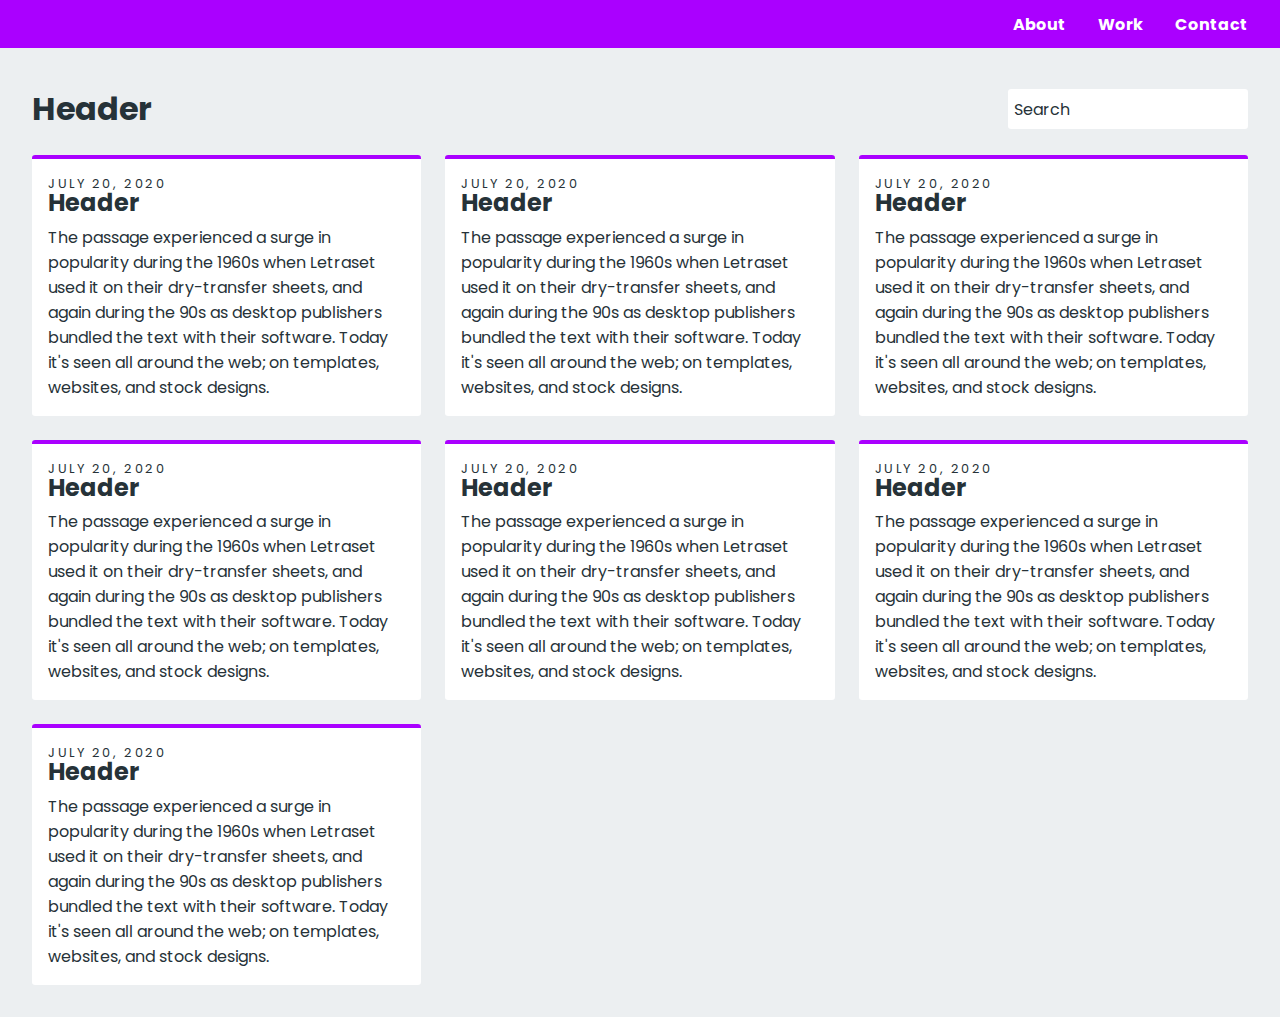
<file: 0x01-webPageLayout_with_css_grid/index.html>
<!DOCTYPE html>
<html lang="en">
  <head>
    <meta charset="UTF-8" />
    <meta name="viewport" content="width=device-width, initial-scale=1.0" />
    <link rel="stylesheet" href="style.css" />
    <link rel="preconnect" href="https://fonts.googleapis.com" />
    <link rel="preconnect" href="https://fonts.gstatic.com" crossorigin />
    <link
      rel="stylesheet"
      href="https://cdnjs.cloudflare.com/ajax/libs/font-awesome/6.4.0/css/all.min.css"
      integrity="sha512-iecdLmaskl7CVkqkXNQ/ZH/XLlvWZOJyj7Yy7tcenmpD1ypASozpmT/E0iPtmFIB46ZmdtAc9eNBvH0H/ZpiBw=="
      crossorigin="anonymous"
      referrerpolicy="no-referrer"
    />
    <link
      rel="stylesheet"
      href="https://fonts.googleapis.com/css2?family=Material+Symbols+Outlined:opsz,wght,FILL,GRAD@48,400,0,0"
    />
    <link
      href="https://fonts.googleapis.com/css2?family=Open+Sans:wght@400;500;700;800&family=Poppins:wght@300;400;600;700&display=swap"
      rel="stylesheet"
    />
    <title>Grid web layout</title>
  </head>
  <body>
    <div class="navbar">
      <ul>
        <li><i class="fa-solid fa-infinity"></i></li>
        <li>About</li>
        <li>Work</li>
        <li>Contact</li>
      </ul>
    </div>
    <div id="wrapper-main">
      <div class="header">
        <h1>Header</h1>
        <div id="search">
          <span class="icon"><i class="fa-solid fa-magnifying-glass"></i></span>
          Search
        </div>
      </div>
      <div id="wrapper-grid">
        <div class="container">
          <p class="date">July 20, 2020</p>
          <h2>Header</h2>
          The passage experienced a surge in popularity during the 1960s when
          Letraset used it on their dry-transfer sheets, and again during the
          90s as desktop publishers bundled the text with their software. Today
          it's seen all around the web; on templates, websites, and stock
          designs.
        </div>
        <div class="container">
          <p class="date">July 20, 2020</p>
          <h2>Header</h2>
          The passage experienced a surge in popularity during the 1960s when
          Letraset used it on their dry-transfer sheets, and again during the
          90s as desktop publishers bundled the text with their software. Today
          it's seen all around the web; on templates, websites, and stock
          designs.
        </div>
        <div class="container">
          <p class="date">July 20, 2020</p>
          <h2>Header</h2>
          The passage experienced a surge in popularity during the 1960s when
          Letraset used it on their dry-transfer sheets, and again during the
          90s as desktop publishers bundled the text with their software. Today
          it's seen all around the web; on templates, websites, and stock
          designs.
        </div>
        <div class="container">
          <p class="date">July 20, 2020</p>
          <h2>Header</h2>
          The passage experienced a surge in popularity during the 1960s when
          Letraset used it on their dry-transfer sheets, and again during the
          90s as desktop publishers bundled the text with their software. Today
          it's seen all around the web; on templates, websites, and stock
          designs.
        </div>
        <div class="container">
          <p class="date">July 20, 2020</p>
          <h2>Header</h2>
          The passage experienced a surge in popularity during the 1960s when
          Letraset used it on their dry-transfer sheets, and again during the
          90s as desktop publishers bundled the text with their software. Today
          it's seen all around the web; on templates, websites, and stock
          designs.
        </div>
        <div class="container">
          <p class="date">July 20, 2020</p>
          <h2>Header</h2>
          The passage experienced a surge in popularity during the 1960s when
          Letraset used it on their dry-transfer sheets, and again during the
          90s as desktop publishers bundled the text with their software. Today
          it's seen all around the web; on templates, websites, and stock
          designs.
        </div>
        <div class="container">
          <p class="date">July 20, 2020</p>
          <h2>Header</h2>
          The passage experienced a surge in popularity during the 1960s when
          Letraset used it on their dry-transfer sheets, and again during the
          90s as desktop publishers bundled the text with their software. Today
          it's seen all around the web; on templates, websites, and stock
          designs.
        </div>
      </div>
    </div>
  </body>
</html>
</file>
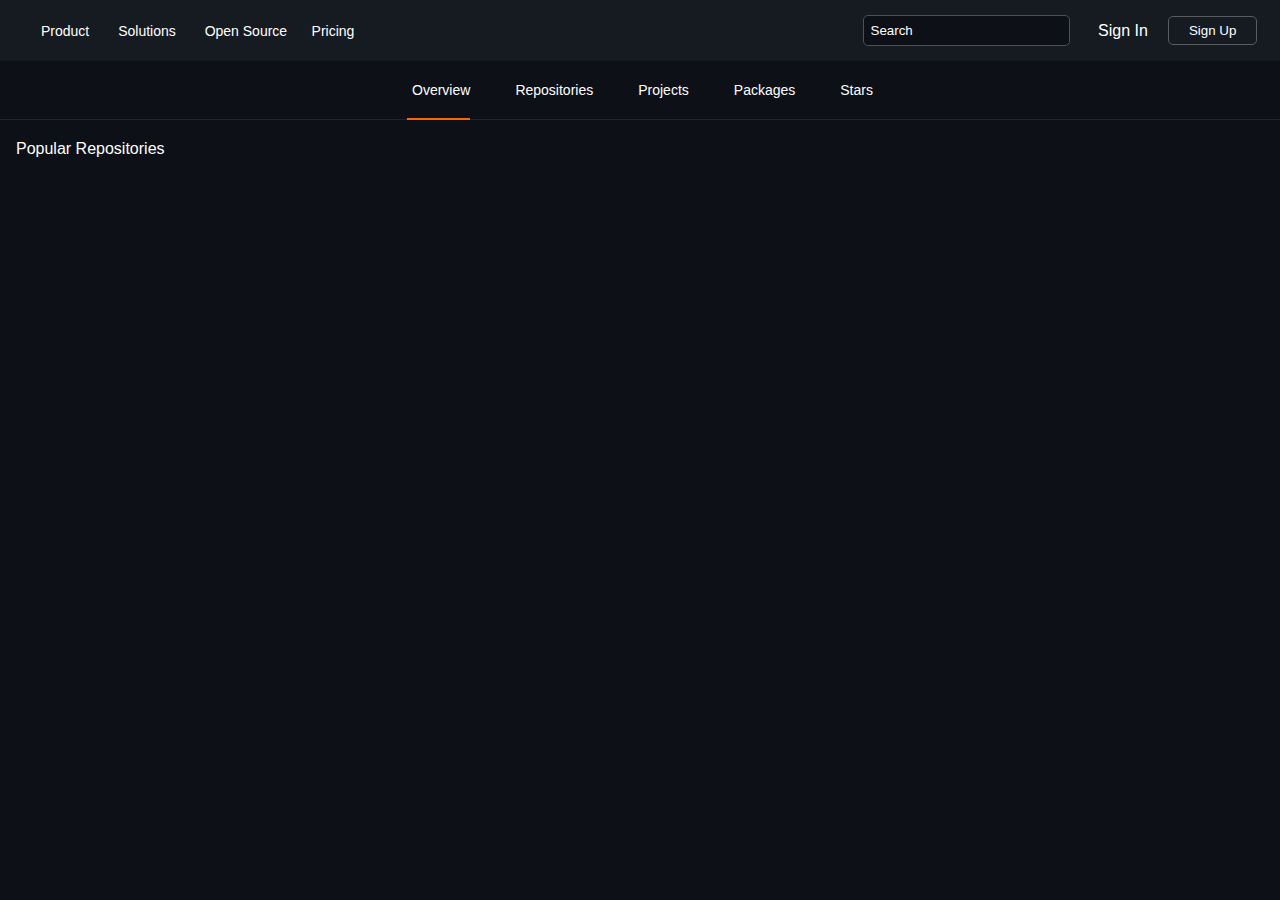
<file: 0x03-github_profile_clone/index.html>
<!-- <!DOCTYPE html>
<html lang="en">
  <head>
    <meta charset="UTF-8" />
    <meta name="viewport" content="width=device-width, initial-scale=1.0" />
    <link rel="stylesheet" href="style.css" />
    <link
      rel="stylesheet"
      href="https://cdnjs.cloudflare.com/ajax/libs/font-awesome/6.4.0/css/all.min.css"
      integrity="sha512-iecdLmaskl7CVkqkXNQ/ZH/XLlvWZOJyj7Yy7tcenmpD1ypASozpmT/E0iPtmFIB46ZmdtAc9eNBvH0H/ZpiBw=="
      crossorigin="anonymous"
      referrerpolicy="no-referrer"
    />
    <title>Github Profile Clone</title>
  </head>
  <body>
    <nav>
      <i class="fa-brands fa-github"></i>

      <section class="nav-container">
        <ul>
          <li>
            <a href="#">Product <i class="fa-solid fa-chevron-down"></i></a>
          </li>
          <li>
            <a href="#">Solutions<i class="fa-solid fa-chevron-down"></i></a>
          </li>
          <li><a href="#">Open Source</a></li>
          <li><a href="#">Pricing</a></li>
        </ul>

        <form>
          <input type="text" placeholder="search" />
        </form>
      </section>
      <div class="btns-container">
        <a href="#">Sign In</a>
        <button>Sign Up</button>
      </div>
    </nav>

    <header>
      <ul>
        <li>
          <a href="#" class="active">
            <i class="fa-solid fa-book-open"></i> Overview
          </a>
        </li>
        <li>
          <a href="#"> <i class="fa-solid fa-folder"></i> Repository </a>
        </li>
        <li>
          <a href="#"> <i class="fa-solid fa-cloud"></i> Projects </a>
        </li>
        <li>
          <a href="#"> <i class="fa-solid fa-cube"></i> Packages </a>
        </li>
        <li>
          <a href="#"> <i class="fa-solid fa-star"></i> Stars </a>
        </li>
      </ul>
    </header>
    ====================Main Container =============

    <section class="main-container">
      <section class="about-user">
        <div class="user-avatar"></div>
        <p class="user-name">Leonard Ibeh</p>
        <button class="follow">Follow</button>
        <p class="user-bio">Designer, Developer</p>
        <div class="followers-info">
          <a href="#">
            <i class="fa-solid fa-person"></i>
            <span class="followers">21</span>followers
          </a>
          <a href="">
            <span class="following">0</span>
          </a>
        </div>
        <div class="icon-container">
          <i class="fa-regular fa-building"></i>
          <a href="#" class="company">https://www.com</a>
        </div>
        <div class="icon-container">
          <i class="fa-sharp fa-solid fa-link"></i>
          <span class="location">United State</span>
        </div>
        <div class="icon-container">
          <i class="fa-sharp fa-solid fa-link"></i>
          <span class="blog">Linkedin</span>
        </div>
        <div class="icon-container">
          <i class="fa-sharp fa-solid fa-link"></i>
          <span class="twitter_username">@theibehleonard</span>
        </div>
      </section>

      <main>
        <p>Popular Repository</p>
        <div class="repos">
          <div class="repo-card">
            <a href="#" class="repo-title">HTML-CSS-JAVA</a>
            <p class="repo-subtitle">Build 100+ project in 100 days</p>
            <div class="popularity">
              <p class="technology-used">HTML</p>
              <div class="stars">
                <i class="fa-regular fa-star">103</i>
              </div>
              <div class="fork">
                <svg
                  version="1.1"
                  id="Layer_1"
                  xmlns="http://www.w3.org/2000/svg"
                  xmlns:xlink="http://www.w3.org/1999/xlink"
                  x="0px"
                  y="0px"
                  viewBox="0 0 512 512"
                  style="enable-background: new 0 0 512 512"
                  xml:space="preserve"
                  fill="#4a515d"
                  class="fork-svg"
                >
                  <g>
                    <path
                      d="M256,369.8v28.4c15.7,0,28.4,12.8,28.4,28.4c0,15.7-12.8,28.4-28.4,28.4c-15.7,0-28.4-12.8-28.4-28.4
c0-15.7,12.8-28.4,28.4-28.4V369.8v-28.4c-47.1,0-85.3,38.2-85.3,85.3c0,47.1,38.2,85.3,85.3,85.3c47.1,0,85.3-38.2,85.3-85.3
c0-47.1-38.2-85.3-85.3-85.3V369.8z"
                    />
                    <path
                      d="M113.8,28.4v28.4c15.7,0,28.4,12.8,28.4,28.4c0,15.7-12.8,28.4-28.4,28.4c-15.7,0-28.4-12.8-28.4-28.4
c0-15.7,12.8-28.4,28.4-28.4V28.4V0C66.6,0,28.5,38.2,28.4,85.3c0,47.1,38.2,85.3,85.3,85.3c47.1,0,85.3-38.2,85.3-85.3
c0-47.1-38.2-85.3-85.3-85.3V28.4z"
                    />
                    <path
                      d="M398.2,28.4v28.4c15.7,0,28.4,12.8,28.4,28.4c0,15.7-12.8,28.4-28.4,28.4c-15.7,0-28.4-12.8-28.4-28.4
c0-15.7,12.8-28.4,28.4-28.4V28.4V0c-47.1,0-85.3,38.2-85.3,85.3c0,47.1,38.2,85.3,85.3,85.3c47.1,0,85.3-38.2,85.3-85.3
c0-47.1-38.2-85.3-85.3-85.3V28.4z"
                    />
                    <path
                      d="M85.3,142.2v56.9c0,47.1,38.2,85.3,85.3,85.3h170.7c47.1,0,85.3-38.2,85.3-85.3v-56.9c0-15.7-12.7-28.4-28.4-28.4
s-28.4,12.7-28.4,28.4v56.9c0,15.7-12.8,28.4-28.4,28.4H170.7c-15.7,0-28.4-12.8-28.4-28.4l0-56.9c0-15.7-12.7-28.4-28.4-28.4
S85.3,126.5,85.3,142.2z"
                    />
                    <path
                      d="M227.6,256v113.8c0,15.7,12.7,28.4,28.4,28.4c15.7,0,28.4-12.7,28.4-28.4V256c0-15.7-12.7-28.4-28.4-28.4
C240.3,227.6,227.6,240.3,227.6,256"
                    />
                  </g>
                </svg>
                <span class="forked">20</span>
              </div>
            </div>
            <p class="pill">Public</p>
          </div>
        </div>
      </main>
    </section>
    <script defer src="app.js"></script>
  </body>
</html> -->

<html lang="en">
  <head>
    <meta charset="UTF-8" />
    <meta name="viewport" content="width=device-width, initial-scale=1.0" />
    <title>Github Profile Clone</title>
    <link rel="stylesheet" href="style.css" />
    <link
      rel="stylesheet"
      href="https://cdnjs.cloudflare.com/ajax/libs/font-awesome/6.4.0/css/all.min.css"
      integrity="sha512-iecdLmaskl7CVkqkXNQ/ZH/XLlvWZOJyj7Yy7tcenmpD1ypASozpmT/E0iPtmFIB46ZmdtAc9eNBvH0H/ZpiBw=="
      crossorigin="anonymous"
      referrerpolicy="no-referrer"
    />
  </head>
  <body>
    <nav>
      <i class="fa-brands fa-github"></i>
      <section class="nav-container">
        <ul>
          <li>
            <a href="#">Product <i class="fa-solid fa-chevron-down"></i> </a>
          </li>
          <li>
            <a href="#">Solutions <i class="fa-solid fa-chevron-down"></i> </a>
          </li>
          <li><a href="#">Open Source</a></li>
          <li><a href="#">Pricing</a></li>
        </ul>

        <form>
          <input type="text" placeholder="Search" />
        </form>
      </section>

      <div class="btns-container">
        <a href="#">Sign In</a>
        <button>Sign Up</button>
      </div>
    </nav>

    <header>
      <ul>
        <li>
          <a href="#" class="active">
            <i class="fa-solid fa-book-open"></i> Overview
          </a>
        </li>
        <li>
          <a href="#"> <i class="fa-solid fa-folder"></i> Repositories </a>
        </li>
        <li>
          <a href="#"> <i class="fa-solid fa-cloud"></i> Projects </a>
        </li>
        <li>
          <a href="#"> <i class="fa-solid fa-cube"></i> Packages </a>
        </li>
        <li>
          <a href="#"> <i class="fa-solid fa-star"></i> Stars </a>
        </li>
      </ul>
    </header>

    <section class="main-container">
      <main>
        <p>Popular Repositories</p>
        <div class="repos">
          <!--   <div class="repo-card">
            <a href="#" class="repo-title">HTML-CSS-JavaScript-100-Projects</a>
            <p class="repo-subtitle">Build 100+ projects in 100 days [free]</p>

            <div class="popularity">
              <p class="technology-used">HTML</p>
              <div class="stars"><i class="fa-regular fa-star"></i>35</div>

              <div class="fork">
                <svg
                  version="1.1"
                  id="Layer_1"
                  xmlns="http://www.w3.org/2000/svg"
                  xmlns:xlink="http://www.w3.org/1999/xlink"
                  x="0px"
                  y="0px"
                  viewBox="0 0 512 512"
                  style="enable-background: new 0 0 512 512"
                  xml:space="preserve"
                  fill="#4a515d"
                  class="fork-svg"
                >
                  <g>
                    <path
                      d="M256,369.8v28.4c15.7,0,28.4,12.8,28.4,28.4c0,15.7-12.8,28.4-28.4,28.4c-15.7,0-28.4-12.8-28.4-28.4
c0-15.7,12.8-28.4,28.4-28.4V369.8v-28.4c-47.1,0-85.3,38.2-85.3,85.3c0,47.1,38.2,85.3,85.3,85.3c47.1,0,85.3-38.2,85.3-85.3
c0-47.1-38.2-85.3-85.3-85.3V369.8z"
                    />
                    <path
                      d="M113.8,28.4v28.4c15.7,0,28.4,12.8,28.4,28.4c0,15.7-12.8,28.4-28.4,28.4c-15.7,0-28.4-12.8-28.4-28.4
c0-15.7,12.8-28.4,28.4-28.4V28.4V0C66.6,0,28.5,38.2,28.4,85.3c0,47.1,38.2,85.3,85.3,85.3c47.1,0,85.3-38.2,85.3-85.3
c0-47.1-38.2-85.3-85.3-85.3V28.4z"
                    />
                    <path
                      d="M398.2,28.4v28.4c15.7,0,28.4,12.8,28.4,28.4c0,15.7-12.8,28.4-28.4,28.4c-15.7,0-28.4-12.8-28.4-28.4
c0-15.7,12.8-28.4,28.4-28.4V28.4V0c-47.1,0-85.3,38.2-85.3,85.3c0,47.1,38.2,85.3,85.3,85.3c47.1,0,85.3-38.2,85.3-85.3
c0-47.1-38.2-85.3-85.3-85.3V28.4z"
                    />
                    <path
                      d="M85.3,142.2v56.9c0,47.1,38.2,85.3,85.3,85.3h170.7c47.1,0,85.3-38.2,85.3-85.3v-56.9c0-15.7-12.7-28.4-28.4-28.4
s-28.4,12.7-28.4,28.4v56.9c0,15.7-12.8,28.4-28.4,28.4H170.7c-15.7,0-28.4-12.8-28.4-28.4l0-56.9c0-15.7-12.7-28.4-28.4-28.4
S85.3,126.5,85.3,142.2z"
                    />
                    <path
                      d="M227.6,256v113.8c0,15.7,12.7,28.4,28.4,28.4c15.7,0,28.4-12.7,28.4-28.4V256c0-15.7-12.7-28.4-28.4-28.4
C240.3,227.6,227.6,240.3,227.6,256"
                    />
                  </g>
                </svg>
                <span class="forked">20</span>
              </div>
            </div>
            <p class="pill">Public</p>
          </div>
          <div class="repo-card">
            <a href="#" class="repo-title">HTML-CSS-JavaScript-100-Projects</a>
            <p class="repo-subtitle">Build 100+ projects in 100 days [free]</p>

            <div class="popularity">
              <p class="technology-used">HTML</p>
              <div class="stars"><i class="fa-regular fa-star"></i>35</div>

              <div class="fork">
                <svg
                  version="1.1"
                  id="Layer_1"
                  xmlns="http://www.w3.org/2000/svg"
                  xmlns:xlink="http://www.w3.org/1999/xlink"
                  x="0px"
                  y="0px"
                  viewBox="0 0 512 512"
                  style="enable-background: new 0 0 512 512"
                  xml:space="preserve"
                  fill="#4a515d"
                  class="fork-svg"
                >
                  <g>
                    <path
                      d="M256,369.8v28.4c15.7,0,28.4,12.8,28.4,28.4c0,15.7-12.8,28.4-28.4,28.4c-15.7,0-28.4-12.8-28.4-28.4
c0-15.7,12.8-28.4,28.4-28.4V369.8v-28.4c-47.1,0-85.3,38.2-85.3,85.3c0,47.1,38.2,85.3,85.3,85.3c47.1,0,85.3-38.2,85.3-85.3
c0-47.1-38.2-85.3-85.3-85.3V369.8z"
                    />
                    <path
                      d="M113.8,28.4v28.4c15.7,0,28.4,12.8,28.4,28.4c0,15.7-12.8,28.4-28.4,28.4c-15.7,0-28.4-12.8-28.4-28.4
c0-15.7,12.8-28.4,28.4-28.4V28.4V0C66.6,0,28.5,38.2,28.4,85.3c0,47.1,38.2,85.3,85.3,85.3c47.1,0,85.3-38.2,85.3-85.3
c0-47.1-38.2-85.3-85.3-85.3V28.4z"
                    />
                    <path
                      d="M398.2,28.4v28.4c15.7,0,28.4,12.8,28.4,28.4c0,15.7-12.8,28.4-28.4,28.4c-15.7,0-28.4-12.8-28.4-28.4
c0-15.7,12.8-28.4,28.4-28.4V28.4V0c-47.1,0-85.3,38.2-85.3,85.3c0,47.1,38.2,85.3,85.3,85.3c47.1,0,85.3-38.2,85.3-85.3
c0-47.1-38.2-85.3-85.3-85.3V28.4z"
                    />
                    <path
                      d="M85.3,142.2v56.9c0,47.1,38.2,85.3,85.3,85.3h170.7c47.1,0,85.3-38.2,85.3-85.3v-56.9c0-15.7-12.7-28.4-28.4-28.4
s-28.4,12.7-28.4,28.4v56.9c0,15.7-12.8,28.4-28.4,28.4H170.7c-15.7,0-28.4-12.8-28.4-28.4l0-56.9c0-15.7-12.7-28.4-28.4-28.4
S85.3,126.5,85.3,142.2z"
                    />
                    <path
                      d="M227.6,256v113.8c0,15.7,12.7,28.4,28.4,28.4c15.7,0,28.4-12.7,28.4-28.4V256c0-15.7-12.7-28.4-28.4-28.4
C240.3,227.6,227.6,240.3,227.6,256"
                    />
                  </g>
                </svg>
                <span class="forked">20</span>
              </div>
            </div>
            <p class="pill">Public</p>
          </div>
          <div class="repo-card">
            <a href="#" class="repo-title">HTML-CSS-JavaScript-100-Projects</a>
            <p class="repo-subtitle">Build 100+ projects in 100 days [free]</p>

            <div class="popularity">
              <p class="technology-used">HTML</p>
              <div class="stars"><i class="fa-regular fa-star"></i>35</div>

              <div class="fork">
                <svg
                  version="1.1"
                  id="Layer_1"
                  xmlns="http://www.w3.org/2000/svg"
                  xmlns:xlink="http://www.w3.org/1999/xlink"
                  x="0px"
                  y="0px"
                  viewBox="0 0 512 512"
                  style="enable-background: new 0 0 512 512"
                  xml:space="preserve"
                  fill="#4a515d"
                  class="fork-svg"
                >
                  <g>
                    <path
                      d="M256,369.8v28.4c15.7,0,28.4,12.8,28.4,28.4c0,15.7-12.8,28.4-28.4,28.4c-15.7,0-28.4-12.8-28.4-28.4
c0-15.7,12.8-28.4,28.4-28.4V369.8v-28.4c-47.1,0-85.3,38.2-85.3,85.3c0,47.1,38.2,85.3,85.3,85.3c47.1,0,85.3-38.2,85.3-85.3
c0-47.1-38.2-85.3-85.3-85.3V369.8z"
                    />
                    <path
                      d="M113.8,28.4v28.4c15.7,0,28.4,12.8,28.4,28.4c0,15.7-12.8,28.4-28.4,28.4c-15.7,0-28.4-12.8-28.4-28.4
c0-15.7,12.8-28.4,28.4-28.4V28.4V0C66.6,0,28.5,38.2,28.4,85.3c0,47.1,38.2,85.3,85.3,85.3c47.1,0,85.3-38.2,85.3-85.3
c0-47.1-38.2-85.3-85.3-85.3V28.4z"
                    />
                    <path
                      d="M398.2,28.4v28.4c15.7,0,28.4,12.8,28.4,28.4c0,15.7-12.8,28.4-28.4,28.4c-15.7,0-28.4-12.8-28.4-28.4
c0-15.7,12.8-28.4,28.4-28.4V28.4V0c-47.1,0-85.3,38.2-85.3,85.3c0,47.1,38.2,85.3,85.3,85.3c47.1,0,85.3-38.2,85.3-85.3
c0-47.1-38.2-85.3-85.3-85.3V28.4z"
                    />
                    <path
                      d="M85.3,142.2v56.9c0,47.1,38.2,85.3,85.3,85.3h170.7c47.1,0,85.3-38.2,85.3-85.3v-56.9c0-15.7-12.7-28.4-28.4-28.4
s-28.4,12.7-28.4,28.4v56.9c0,15.7-12.8,28.4-28.4,28.4H170.7c-15.7,0-28.4-12.8-28.4-28.4l0-56.9c0-15.7-12.7-28.4-28.4-28.4
S85.3,126.5,85.3,142.2z"
                    />
                    <path
                      d="M227.6,256v113.8c0,15.7,12.7,28.4,28.4,28.4c15.7,0,28.4-12.7,28.4-28.4V256c0-15.7-12.7-28.4-28.4-28.4
C240.3,227.6,227.6,240.3,227.6,256"
                    />
                  </g>
                </svg>
                <span class="forked">20</span>
              </div>
            </div>
            <p class="pill">Public</p>
          </div>
          <div class="repo-card">
            <a href="#" class="repo-title">HTML-CSS-JavaScript-100-Projects</a>
            <p class="repo-subtitle">Build 100+ projects in 100 days [free]</p>

            <div class="popularity">
              <p class="technology-used">HTML</p>
              <div class="stars"><i class="fa-regular fa-star"></i>35</div>

              <div class="fork">
                <svg
                  version="1.1"
                  id="Layer_1"
                  xmlns="http://www.w3.org/2000/svg"
                  xmlns:xlink="http://www.w3.org/1999/xlink"
                  x="0px"
                  y="0px"
                  viewBox="0 0 512 512"
                  style="enable-background: new 0 0 512 512"
                  xml:space="preserve"
                  fill="#4a515d"
                  class="fork-svg"
                >
                  <g>
                    <path
                      d="M256,369.8v28.4c15.7,0,28.4,12.8,28.4,28.4c0,15.7-12.8,28.4-28.4,28.4c-15.7,0-28.4-12.8-28.4-28.4
c0-15.7,12.8-28.4,28.4-28.4V369.8v-28.4c-47.1,0-85.3,38.2-85.3,85.3c0,47.1,38.2,85.3,85.3,85.3c47.1,0,85.3-38.2,85.3-85.3
c0-47.1-38.2-85.3-85.3-85.3V369.8z"
                    />
                    <path
                      d="M113.8,28.4v28.4c15.7,0,28.4,12.8,28.4,28.4c0,15.7-12.8,28.4-28.4,28.4c-15.7,0-28.4-12.8-28.4-28.4
c0-15.7,12.8-28.4,28.4-28.4V28.4V0C66.6,0,28.5,38.2,28.4,85.3c0,47.1,38.2,85.3,85.3,85.3c47.1,0,85.3-38.2,85.3-85.3
c0-47.1-38.2-85.3-85.3-85.3V28.4z"
                    />
                    <path
                      d="M398.2,28.4v28.4c15.7,0,28.4,12.8,28.4,28.4c0,15.7-12.8,28.4-28.4,28.4c-15.7,0-28.4-12.8-28.4-28.4
c0-15.7,12.8-28.4,28.4-28.4V28.4V0c-47.1,0-85.3,38.2-85.3,85.3c0,47.1,38.2,85.3,85.3,85.3c47.1,0,85.3-38.2,85.3-85.3
c0-47.1-38.2-85.3-85.3-85.3V28.4z"
                    />
                    <path
                      d="M85.3,142.2v56.9c0,47.1,38.2,85.3,85.3,85.3h170.7c47.1,0,85.3-38.2,85.3-85.3v-56.9c0-15.7-12.7-28.4-28.4-28.4
s-28.4,12.7-28.4,28.4v56.9c0,15.7-12.8,28.4-28.4,28.4H170.7c-15.7,0-28.4-12.8-28.4-28.4l0-56.9c0-15.7-12.7-28.4-28.4-28.4
S85.3,126.5,85.3,142.2z"
                    />
                    <path
                      d="M227.6,256v113.8c0,15.7,12.7,28.4,28.4,28.4c15.7,0,28.4-12.7,28.4-28.4V256c0-15.7-12.7-28.4-28.4-28.4
C240.3,227.6,227.6,240.3,227.6,256"
                    />
                  </g>
                </svg>
                <span class="forked">20</span>
              </div>
            </div>
            <p class="pill">Public</p>
          </div> -->
        </div>
      </main>
    </section>

    <script src="app.js"></script>
  </body>
</html>
</file>
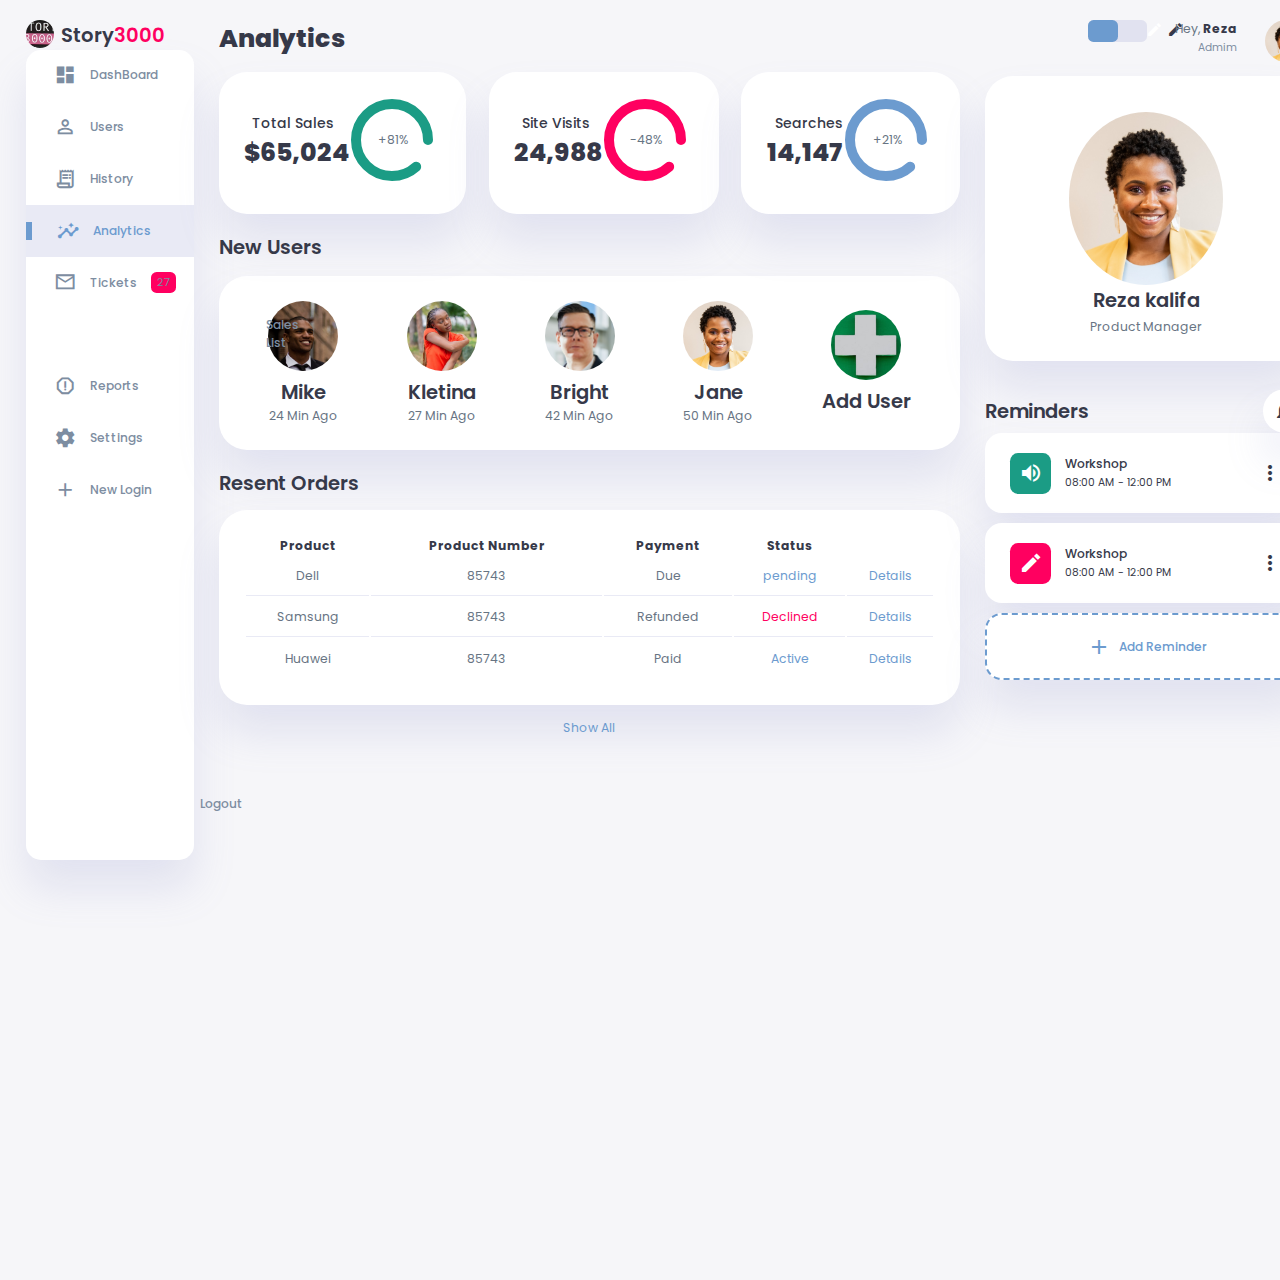
<file: 0x04-admin_dashboard_2/index.html>
<!DOCTYPE html>
<html lang="en">
  <head>
    <meta charset="UTF-8" />
    <meta name="viewport" content="width=device-width, initial-scale=1.0" />
    <link
      href="https://fonts.googleapis.com/icon?family=Material+Icons+Sharp"
      rel="stylesheet"
    />
    <link rel="styleSheet" href="style.css" />
    <title>Admin DashBoard</title>
  </head>
  <body>
    <div class="container">
      <!-- Sidebar Section -->
      <aside>
        <div class="toggle">
          <div class="logo">
            <img src="images/logoCrop.jpg" />
            <h2>Story<span class="danger">3000</span></h2>
          </div>

          <div class="close" id="close-btn">
            <span class="material-icons-sharp"> close </span>
          </div>
        </div>
        <div class="sidebar">
          <a href="#">
            <span class="material-icons-sharp"> dashboard </span>
            <h3>DashBoard</h3>
          </a>
          <a href="#">
            <span class="material-icons-sharp"> person_outline </span>
            <h3>Users</h3>
          </a>
          <a href="#">
            <span class="material-icons-sharp"> receipt_long</span>
            <h3>History</h3>
          </a>
          <a href="#" class="active">
            <span class="material-icons-sharp">insights</span>
            <h3>Analytics</h3>
          </a>
          <a href="#">
            <span class="material-icons-sharp">mail_outline</span>
            <h3>Tickets</h3>
            <span class="message-count">27</span>
          </a>
          <a href="#">
            <span class="material-icons-sharp">inventory</span>
            <h3>Sales List</h3>
          </a>
          <a href="#">
            <span class="material-icons-sharp">report_gmailerrorred</span>
            <h3>Reports</h3>
          </a>
          <a href="#">
            <span class="material-icons-sharp">settings</span>
            <h3>Settings</h3>
          </a>
          <a href="#">
            <span class="material-icons-sharp">add</span>
            <h3>New Login</h3>
          </a>
          <a href="#">
            <span class="material-icons-sharp">logout</span>
            <h3>Logout</h3>
          </a>
        </div>
      </aside>
      <!-- ==== End of sidebar Section ==== -->

      <!-- ==== Main Content ====  -->
      <main>
        <h1>Analytics</h1>
        <!-- Analyse -->
        <div class="analyse">
          <div class="sales">
            <div class="status">
              <div class="info">
                <h3>Total Sales</h3>
                <h1>$65,024</h1>
              </div>
              <div class="progress">
                <svg>
                  <circle cx="38" cy="38" r="36"></circle>
                </svg>
                <div class="percentage">
                  <p>+81%</p>
                </div>
              </div>
            </div>
          </div>
          <div class="visits">
            <div class="status">
              <div class="info">
                <h3>Site Visits</h3>
                <h1>24,988</h1>
              </div>
              <div class="progress">
                <svg>
                  <circle cx="38" cy="38" r="36"></circle>
                </svg>
                <div class="percentage">
                  <p>-48%</p>
                </div>
              </div>
            </div>
          </div>
          <div class="searches">
            <div class="status">
              <div class="info">
                <h3>Searches</h3>
                <h1>14,147</h1>
              </div>
              <div class="progress">
                <svg>
                  <circle cx="38" cy="38" r="36"></circle>
                </svg>
                <div class="percentage">
                  <p>+21%</p>
                </div>
              </div>
            </div>
          </div>
        </div>

        <!-- === End of Analyses === -->

        <!-- New user section -->
        <div class="new-users">
          <h2>New Users</h2>
          <div class="user-list">
            <div class="user">
              <img src="images/mikePortriat.jpg" />
              <h2>Mike</h2>
              <p>24 Min Ago</p>
            </div>
            <div class="user">
              <img src="images/lucyPortrait.jpg" />
              <h2>Kletina</h2>
              <p>27 Min Ago</p>
            </div>
            <div class="user">
              <img src="images/linkedinPortriat.jpg" />
              <h2>Bright</h2>
              <p>42 Min Ago</p>
            </div>
            <div class="user">
              <img src="images/janePortrait.jpg" />
              <h2>Jane</h2>
              <p>50 Min Ago</p>
            </div>
            <div class="user">
              <img src="images/cross.jpg" />
              <h2>Add User</h2>
            </div>
          </div>
        </div>

        <!-- === End of New User Section ===-->

        <!-- ====Recent Orders Table==== -->

        <div class="recent-orders">
          <h2>Resent Orders</h2>
          <table>
            <tread>
              <tr>
                <th>Product</th>
                <th>Product Number</th>
                <th>Payment</th>
                <th>Status</th>
                <th></th>
              </tr>
            </tread>
            <tbody></tbody>
          </table>
          <a href="#">Show All</a>
        </div>
        <!-- ====End of Recent Orders ==== -->
      </main>
      <!-- =====  End Of Main Section ==== -->

      <!-- Right section ==== -->
      <div class="right-section">
        <div class="nav">
          <button id="menu-btn">
            <span class="material-icons-sharp">menu</span>
          </button>
          <div class="dark-mode">
            <span class="material-icons-sharp active">light_mode</span>
            <span class="material-icons-sharp">dark_mode</span>
          </div>
          <div class="profile">
            <div class="info">
              <p>Hey, <b>Reza</b></p>
              <small class="text-muted">Admim</small>
            </div>
            <div class="profile-photo">
              <img src="images/janePortrait.jpg" />
            </div>
          </div>
        </div>
        <!-- === End of Nav === -->
        <div class="user-profile">
          <div class="logo">
            <img src="images/janePortrait.jpg" />
            <h2>Reza kalifa</h2>
            <p>Product Manager</p>
          </div>
        </div>
        <div class="reminders">
          <div class="header">
            <h2>Reminders</h2>
            <span class="material-icons-sharp">notifications_none</span>
          </div>
          <div class="notifications">
            <div class="icon">
              <span class="material-icons-sharp"> volume_up </span>
            </div>
            <div class="content">
              <div class="info">
                <h3>Workshop</h3>
                <small class="text_muted"> 08:00 AM - 12:00 PM </small>
              </div>
              <span class="material-icons-sharp">more_vert</span>
            </div>
          </div>
          <div class="notifications deactive">
            <div class="icon">
              <span class="material-icons-sharp"> edit </span>
            </div>
            <div class="content">
              <div class="info">
                <h3>Workshop</h3>
                <small class="text_muted"> 08:00 AM - 12:00 PM </small>
              </div>
              <span class="material-icons-sharp">more_vert</span>
            </div>
          </div>
          <div class="notifications add-reminder">
            <div>
              <span class="material-icons-sharp">add</span>
              <h3>Add Reminder</h3>
            </div>
          </div>
        </div>
      </div>
    </div>
    <script src="order.js"></script>
    <script src="app.js"></script>
  </body>
</html>
</file>
<file: 0x01-webPageLayout_with_css_grid/style.css>
* {
  box-sizing: border-box;
}

:root {
  --clr-background: #eceff1;
  --clr-white: #ffffff;
  --clr-primary: #aa00ff;
  --clr-grey: #263238;

  --font-size: 16px;
  --border-radius: 0.2em;
}
body {
  margin: 0;
  font-family: "Poppins", sans-serif;
  font-size: var(--font-size);
  color: var(--clr-grey);
  background-color: var(--clr-background);
}
.navbar {
  width: 100vw;
  background-color: var(--clr-primary);
  margin: 0;
}

ul {
  list-style: none;
  display: flex;
  justify-content: flex-end;
  align-items: center;
  margin: 0;
  height: 3em;
  padding: 0;
}
ul li {
  padding-right: 2em;
  font-weight: bold;
  color: var(--clr-white);
}
ul li:first-child {
  margin-right: auto;
  margin-left: 2em;
}

#wrapper-main {
  margin: 2em;
}
.header {
  display: flex;
  justify-content: space-between;
  align-items: center;
  margin-top: -1em;
}
#search {
  background-color: var(--clr-white);
  border-radius: var(--border-radius);
  width: 15em;
  height: 2.5em;
  display: flex;
  align-items: center;
  color: var(--clr-grey);
}
.icon {
  padding: 0 0.2em;
  font-size: 1em;
}
#wrapper-grid {
  display: grid;
  grid-template-columns: repeat(3, 1fr);
  grid-gap: 1.5em;
}
.container {
  background-color: var(--clr-white);
  border-radius: var(--border-radius);
  padding: 1em;
  border-top: 4px solid var(--clr-primary);
}
.container h2 {
  margin-bottom: 0.2em;
  margin-top: 0.2em;
}
.container p.date {
  font-size: 0.8em;
  text-transform: uppercase;
  letter-spacing: 0.2em;
  margin-bottom: -1em;
  margin-top: 0;
}

@media screen and (max-width: 500px) {
  body {
    --font-size: 12px;
  }
  #wrapper-grid {
    grid-template-columns: 1fr;
  }
  .header {
    display: flex;
    flex-direction: column;
    align-items: stretch;
    margin-bottom: 1.5em;
  }
  .header h1 {
    margin: 0.5 0;
  }
  #search {
    width: 100%;
  }
}
</file>
<file: 0x03-github_profile_clone/style.css>
* {
  padding: 0;
  margin: 0;
  box-sizing: border-box;
}

a {
  text-decoration: none;
}

:root {
  --primary-color: #161b22;
  --secondary-color: #0d1117;
}

body {
  background: var(--secondary-color);
  font-family: Hubot-Sans, sans-serif;
  font-weight: normal;
}

/*  ************************** Navigation ************************** */
nav {
  background: var(--primary-color);
  padding: 15px;
  display: flex;
  justify-content: center;
  align-items: center;
}

.nav-container {
  display: flex;
  justify-content: space-between;
  align-items: center;
  width: 100%;
}

nav ul li {
  display: inline;
  margin: 10px;
}

ul li a {
  text-decoration: none;
  color: #fff;
  font-size: 14px;
}

nav form {
  width: 20%;
}

nav form input {
  background: var(--secondary-color);
  padding: 7px;
  border: none;
  border-radius: 5px;
  width: 100%;
  border: 1px solid #4a515d;
  color: #fff;
}

nav form input::placeholder {
  color: #fff;
}

/*  ************************** Header ************************** */
header {
  border-bottom: 0.6px solid #242424;
}

.active {
  border-bottom: 2px solid rgb(255, 102, 0);
  padding-bottom: 20px;
}

header ul {
  display: flex;
  justify-content: center;
  align-items: center;
}

header ul li {
  list-style: none;
  margin: 20px;
}

.btns-container {
  display: flex;
  justify-content: center;
  align-items: center;
  width: 210px;
  margin-left: 20px;
}

.btns-container a {
  color: #fff;
}

.btns-container button {
  background: transparent;
  border: none;
  margin-left: 20px;
  border: 1px solid #585d63;
  padding: 6px 20px;
  color: #fff;
  border-radius: 5px;
  cursor: pointer;
}

.main-container {
  display: flex;
}

/*  ************************** Header ************************** */
.about-user {
  width: 30%;
  margin-left: 30px;
  color: #fff;
}

.about-user .user-avatar {
  background-image: url("https://avatars.githubusercontent.com/u/85052811?v=4");
  background-repeat: no-repeat;
  background-size: cover;
  width: 300px;
  height: 300px;
  transform: translateY(-20px);
  border-radius: 100%;
}

.user-name {
  color: #585d63;
  font-size: 20px;
  margin: 10px 0;
  font-weight: normal;
}

button.follow {
  width: 70%;
  background: #21262d;
  color: #fff;
  cursor: pointer;
  border: none;
  border-radius: 4px;
  padding: 6px 5px;
  margin-bottom: 20px;
}

.followers-info {
  margin: 15px 0;
}

.followers-info a {
  text-decoration: none;
  color: #fff;
}

.followers-info span {
  color: #545c66;
}

.company,
.location,
.blog,
.twitter_username {
  margin: 10px 0;
  color: #dce9f7;
  font-size: 13px;
}

/*  ************************** REPOSITORIES ************************** */
main {
  color: #fff;
  margin-top: 20px;
  margin-left: 1rem;
}

main p {
  margin-bottom: 20px;
}

.repo-card {
  border: 1px solid #4a515d;
  border-radius: 5px;
  width: 43%;
  padding: 10px;
  margin: 10px;
  position: relative;
  padding-top: 1.3rem;
}

.repo-title {
  text-decoration: non;
  color: #549ef3;
  font-weight: 500;
  margin-top: 3rem;
  font-size: 13px;
}

.repo-subtitle {
  font-size: 11px;
  margin-top: 15px;
  color: #868686;
}

.popularity {
  display: flex;
  color: #585c5e;
}

.stars {
  margin-right: 20px;
  color: #585c5e;
}

.repos {
  display: flex;
  flex-wrap: wrap;
}

.pill {
  border: 1px solid #4a515d;
  color: #a3acbc;
  width: 50px;
  padding: 3px 10px;
  border-radius: 100px;
  font-size: 10px;
  text-align: center;
  position: absolute;
  top: 10px;
  right: 10px;
}

/*  ************************** STYLING ICONS ************************** */
.icon-container {
  margin: 5px 0;
}

i {
  color: #4a515d;
  margin-right: 5px;
}

.fa-github {
  font-size: 2rem;
  color: #fff;
  margin-right: 1rem;
}

section.fork {
  display: flex;
  align-items: center;
}

.fork-svg {
  width: 14px;
  margin-bottom: 20px;
  margin-right: 6px;
}
</file>
<file: 0x04-admin_dashboard_2/style.css>
@import url("https://fonts.googleapis.com/css2?family=Open+Sans:wght@400;500;700;800&family=Poppins:wght@300;400;500;600;700;800&display=swap");

:root {
  --color-primary: #6c9bcf;
  --color-danger: #ff0060;
  --color-success: #1b9c85;
  --color-warning: #f7d060;
  --color-white: #fff;
  --color-info-dark: #7d8da1;
  --color-dark: #363949;
  --color-light: rgba(132, 139, 200, 0.18);
  --color-dark-variant: #677483;
  --color-background: #f6f6f9;

  --card-border-radius: 2rem;
  --border-radius-1: 0.4rem;
  --border-radius-2: 1.2rem;

  --card-padding: 1.8rem;
  --padding-1: 1.2rem;

  --box-shadow: 0 2rem 3rem var(--color-light);
}

.dark-mode-variables {
  --color-background: #181a1e;
  --color-white: #202528;
  --color-dark: #edeffd;
  --color-dark-variant: #a3bdcc;
  --color-light: rgba(0, 0, 0, 0.4);
  --box-shadow: 0 2rem 3rem var(--color-light);
}

* {
  margin: 0;
  padding: 0;
  outline: 0;
  appearance: 0;
  border: 0;
  text-decoration: none;
  box-sizing: border-box;
}

html {
  font-size: 14px;
}
body {
  width: 100vw;
  height: 100vw;
  font-family: "Poppins", sans-serif;
  font-size: 0.88rem;
  user-select: none;
  overflow-x: hidden;
  color: var(--color-dark);
  background-color: var(--color-background);
}

a {
  color: var(--color-dark);
}
img {
  display: block;
  width: 100%;
  object-fit: cover;
}

h1 {
  font-weight: 800;
  font-size: 1.8rem;
}
h2 {
  font-weight: 600;
  font-size: 1.4rem;
}
h3 {
  font-weight: 500;
  font-size: 0.87rem;
}
small {
  font-size: 0.76rem;
}
p {
  color: var(--color-dark-variant);
}
b {
  color: var(--color-dark);
}
.text-muted {
  color: var(--color-info-dark);
}
.primary {
  color: var(--color-primary);
}
.danger {
  color: var(--color-danger);
}
.success {
  color: var(--color-success);
}

.warning {
  color: var(--color-warning);
}

.container {
  /* border: 1px solid green; */
  display: grid;
  width: 96%;
  margin: 0 auto;
  gap: 1.8rem;
  grid-template-columns: 12rem auto 23rem;
}
aside {
  height: 100vh;
  /* border: 1px solid red; */
}

aside .toggle {
  /* border: 1px solid red; */
  display: flex;
  align-items: center;
  justify-content: space-between;
  margin-top: 1.4rem;
}
aside .toggle .logo {
  display: flex;
  gap: 0.5rem;
}
aside .toggle .logo img {
  width: 2rem;
  height: 2rem;
  border-radius: 50%;
}
aside .toggle .close {
  padding-right: 1rem;
  display: none;
}

aside .sidebar {
  display: flex;
  flex-direction: column;
  background-color: var(--color-white);
  box-shadow: var(--box-shadow);
  border-radius: 15px;
  height: 90vh;
  top: 1.5rem;
  /* border: 1px solid black; */
  transition: all 0.3s ease;
}

aside .sidebar:hover {
  box-shadow: none;
}

aside .sidebar a {
  /* border: 1px solid red; */
  display: flex;
  align-items: center;
  color: var(--color-info-dark);
  height: 3.7rem;
  gap: 1rem;
  position: relative;
  margin-left: 2rem;
  transition: all 0.3s ease;
}
aside .sidebar a span {
  font-size: 1.6rem;
  transition: all 0.3s ease;
}

aside .sidebar a:last-child {
  position: absolute;
  bottom: 5rem;
  width: 100%;
}
aside .sidebar a.active {
  width: 100%;
  color: var(--color-primary);
  background-color: var(--color-light);
  margin-left: 0;
}
aside .sidebar a.active::before {
  content: "";
  width: 6px;
  height: 18px;
  background-color: var(--color-primary);
}
aside .sidebar a.active span {
  color: var(--color-primary);
  margin-left: calc(1rem - 3px);
}
aside .sidebar a:hover {
  color: var(--color-primary);
}
aside .sidebar a:hover span {
  margin-left: 0.6rem;
}

aside .sidebar .message-count {
  background-color: var(--color-danger);
  padding: 2px 6px;
  color: (var(--color-white));
  font-size: 11px;
  border-radius: var(--border-radius-1);
}
main {
  margin-top: 1.4rem;
}
main .analyse {
  display: grid;
  grid-template-columns: repeat(3, 1fr);
  gap: 1.6rem;
  /* border: 1px solid red; */
}
main .analyse > div {
  background-color: var(--color-white);
  padding: var(--card-padding);
  border-radius: var(--card-border-radius);
  margin-top: 1rem;
  box-shadow: var(--box-shadow);
  cursor: pointer;
  transition: all 0.3s ease;
}

main .analyse > div:hover {
  box-shadow: none;
}
main .analyse > div .status {
  display: flex;
  align-items: center;
  justify-content: space-between;
}
main .analyse h3 {
  margin-left: 0.6rem;
  font-size: 1rem;
}

main .analyse .progress {
  position: relative;
  /* border: 1px solid red; */
  width: 92px;
  height: 92px;
  border-radius: 50%;
}
main .analyse svg {
  width: 7rem;
  height: 7rem;
}

main .analyse svg circle {
  fill: none;
  stroke-width: 10;
  stroke-linecap: round;
  transform: translate(5px, 5px);
}
main .analyse .sales svg circle {
  stroke: var(--color-success);
  stroke-dashoffset: -30;
  stroke-dasharray: 200;
}
main .analyse .visits svg circle {
  stroke: var(--color-danger);
  stroke-dashoffset: -30;
  stroke-dasharray: 200;
}
main .analyse .searches svg circle {
  stroke: var(--color-primary);
  stroke-dashoffset: -30;
  stroke-dasharray: 200;
}
main .analyse .progress .percentage {
  position: absolute;
  /* border: 1px solid blue; */
  top: -3px;
  left: -1px;
  display: flex;
  align-items: center;
  justify-content: center;
  height: 100%;
  width: 100%;
}
main .new-users {
  margin-top: 1.3rem;
}

main .new-users .user-list {
  background-color: var(--color-white);
  padding: var(--card-padding);
  border-radius: var(--card-border-radius);
  margin-top: 1rem;
  box-shadow: var(--box-shadow);
  display: flex;
  justify-content: space-around;
  flex-wrap: wrap;
  gap: 1.4rem;
  cursor: pointer;
  transition: all 0.3s ease;
}

main .new-users .user-list:hover {
  box-shadow: none;
}
main .new-users .user-list .user {
  display: flex;
  flex-direction: column;
  align-items: center;
  justify-content: center;
}
main .new-users .user-list .user img {
  width: 5rem;
  height: 5rem;
  margin-bottom: 0.4rem;
  border-radius: 50%;
}
main .recent-orders {
  margin-top: 1.3rem;
}

main .recent-orders h2 {
  margin-bottom: 0.8rem;
}

main .recent-orders table {
  background-color: var(--color-white);
  width: 100%;
  padding: var(--card-padding);
  text-align: center;
  box-shadow: var(--box-shadow);
  border-radius: var(--card-border-radius);
  transition: all 0.3s ease;
}
main .recent-orders table:hover {
  box-shadow: none;
}

main table tbody td {
  height: 2.8rem;
  border-bottom: 1px solid var(--color-light);
  color: var(--color-dark-variant);
}
main table tbody tr:last-child td {
  border: none;
}
main .recent-orders a {
  text-align: center;
  display: block;
  margin: 1rem auto;
  color: var(--color-primary);
}
.right-section {
  margin-top: 1.4rem;
}
.right-section .nav {
  display: flex;
  justify-content: end;
  gap: 2rem;
}
.right-section .nav button {
  display: none;
}
.right-section .dark-mode {
  background-color: var(--color-light);
  display: flex;
  justify-content: space-between;
  align-items: center;
  height: 1.6rem;
  width: 4.2rem;
  cursor: pointer;
  border-radius: var(--border-radius-1);
}
.right-section .dark-mode span {
  font-size: 1.2rem;
  width: 50%;
  height: 100%;
  display: flex;
  align-items: center;
  justify-content: center;
}
.right-section .dark-mode span.active {
  background-color: var(--color-primary);
  color: var(--color-white);
  border-radius: var(--border-radius-1);
}
.right-section .nav .profile {
  /* border: 1px solid red; */
  /* padding: 1rem; */
  display: flex;
  gap: 2rem;
  text-align: right;
}

.right-section .nav .profile .profile-photo {
  width: 3rem;
  height: 3rem;
  border-radius: 50%;
  overflow: hidden;
}
.right-section .user-profile {
  display: flex;
  justify-content: center;
  text-align: center;
  margin-top: 1rem;
  background-color: var(--color-white);
  padding: var(--card-padding);
  border-radius: var(--card-border-radius);
  box-shadow: var(--box-shadow);
  cursor: pointer;
  transition: all 0.3s ease;
}
.right-section .user-profile:hover {
  box-shadow: none;
}

.right-section .user-profile img {
  width: 11rem;
  height: auto;
  margin-top: 0.8rem;
  border-radius: 50%;
}

.right-section .user-profile h2 {
  margin-bottom: 0.2rem;
}
.right-section .reminders {
  margin-top: 2rem;
}
.right-section .reminders .header {
  display: flex;
  align-items: center;
  justify-content: space-between;
}

.right-section .reminders .header span {
  padding: 10px;
  box-shadow: var(--box-shadow);
  background-color: var(--color-white);
  border-radius: 50%;
}
.right-section .reminders .notifications {
  background-color: var(--color-white);
  display: flex;
  align-items: center;
  gap: 1rem;
  margin-bottom: 0.7rem;
  padding: 1.4rem var(--card-padding);
  border-radius: var(--border-radius-2);
  box-shadow: var(--box-shadow);
  cursor: pointer;
  transition: all 0.3s ease;
}

.right-sectionv.reminders .notifications:hover {
  box-shadow: none;
}

.right-section .reminders .notifications .content {
  display: flex;
  justify-content: space-between;
  align-items: center;
  margin: 0;
  width: 100%;
}

.right-section .reminders .notifications .icon {
  padding: 0.6rem;
  color: var(--color-white);
  background-color: var(--color-success);
  border-radius: 20%;
  display: flex;
}

.right-section .reminders .notifications.deactive .icon {
  background-color: var(--color-danger);
}

.right-section .reminders .add-reminder {
  background-color: var(--color-white);
  border: 2px dashed var(--color-primary);
  color: var(--color-primary);
  display: flex;
  align-items: center;
  justify-content: center;
  cursor: pointer;
}
.right-section .reminders .add-reminder:hover {
  background-color: var(--color-primary);
  color: var(--color-white);
}

.right-section .reminders .add-reminder div {
  display: flex;
  align-items: center;
  gap: 0.6rem;
}
@media screen and (max-width: 1200px) {
  .container {
    width: 95%;
    grid-template-columns: 7rem auto 23rem;
  }
  aside .logo h2 {
    display: none;
  }
  /* aside .sidebar h3 {
    display: none;
  } */
  aside .sidebar a {
    width: 5.6rem;
  }
  aside .sidebar a:last-child {
    position: relative;
    margin-top: 1.8rem;
  }
  main .analyse {
    grid-template-columns: 1fr;
    gap: 0;
  }
  main .new-users .user-list .user {
    flex-basis: 40%;
  }
  main .recent-orders {
    width: 94%;
    position: absolute;
    left: 50%;
    transform: translateX(-50%);
    margin: 2rem 0 0 0.8rem;
  }
  main .recent-orders table {
    width: 83vw;
  }
  main table thead tr th:last-child,
  main table thead tr th:first-child {
    display: none;
  }
  main table tbody tr td:last-child,
  main table tbody tr td:first-child {
    display: none;
  }
}

@media screen and (max-width: 768px) {
  .container {
    width: 100%;
    grid-template-columns: 1fr;
    padding: 0 var(--padding-1);
  }
  aside {
    position: fixed;
    background-color: var(--color-white);
    width: 15rem;
    z-index: 3;
    color: var(--color-info-dark);
    box-shadow: 1rem 3rem 4rem var(--color-light);
    height: 100vh;
    left: -100%;
    display: none;
    animation: showMenu 0.4s ease forwards;
  }
  @keyframes showMenu {
    to {
      left: 0;
    }
  }
  aside .logo {
    margin-left: 1rem;
  }
  aside .logo h2 {
    display: inline;
  }
  aside .slidebar h3 {
    display: inline;
  }
  aside .sidebar a {
    width: 100%;
    height: 3.4rem;
  }
  aside .sidebar a:last-child {
    position: absolute;
    bottom: 5rem;
  }
  aside .toggle .close {
    display: inline-block;
    cursor: pointer;
  }
  main {
    margin-top: 8rem;
    padding: 0 1rem;
  }
  main .new-users .user-list .user {
    flex-basis: 35%;
  }
  main .recent-orders {
    position: relative;
    margin: 3rem 0 0 0;
    width: 100%;
  }
  .right-section {
    width: 94%;
    margin: 0 auto 4rem;
  }
  .right-section .nav {
    position: fixed;
    top: 0;
    left: 0;
    align-items: center;
    background-color: var(--color-light);
    padding: 0 var(--padding-1);
    height: 4.6rem;
    width: 100%;
    z-index: 2;
    box-shadow: 0 1rem 1rem var(--color-light);
    margin: 0;
  }
  .right-section .nav .dark-mode {
    width: 4.4rem;
    position: absolute;
    left: 66%;
  }
  .right-section .profile .info {
    display: none;
  }
  .right-section .nav button {
    display: inline-block;
    background-color: transparent;
    cursor: pointer;
    color: var(--color-dark);
    position: absolute;
    left: 1rem;
  }
  .right-section .nav bottom span {
    font-size: 2rem;
  }
}
</file>
